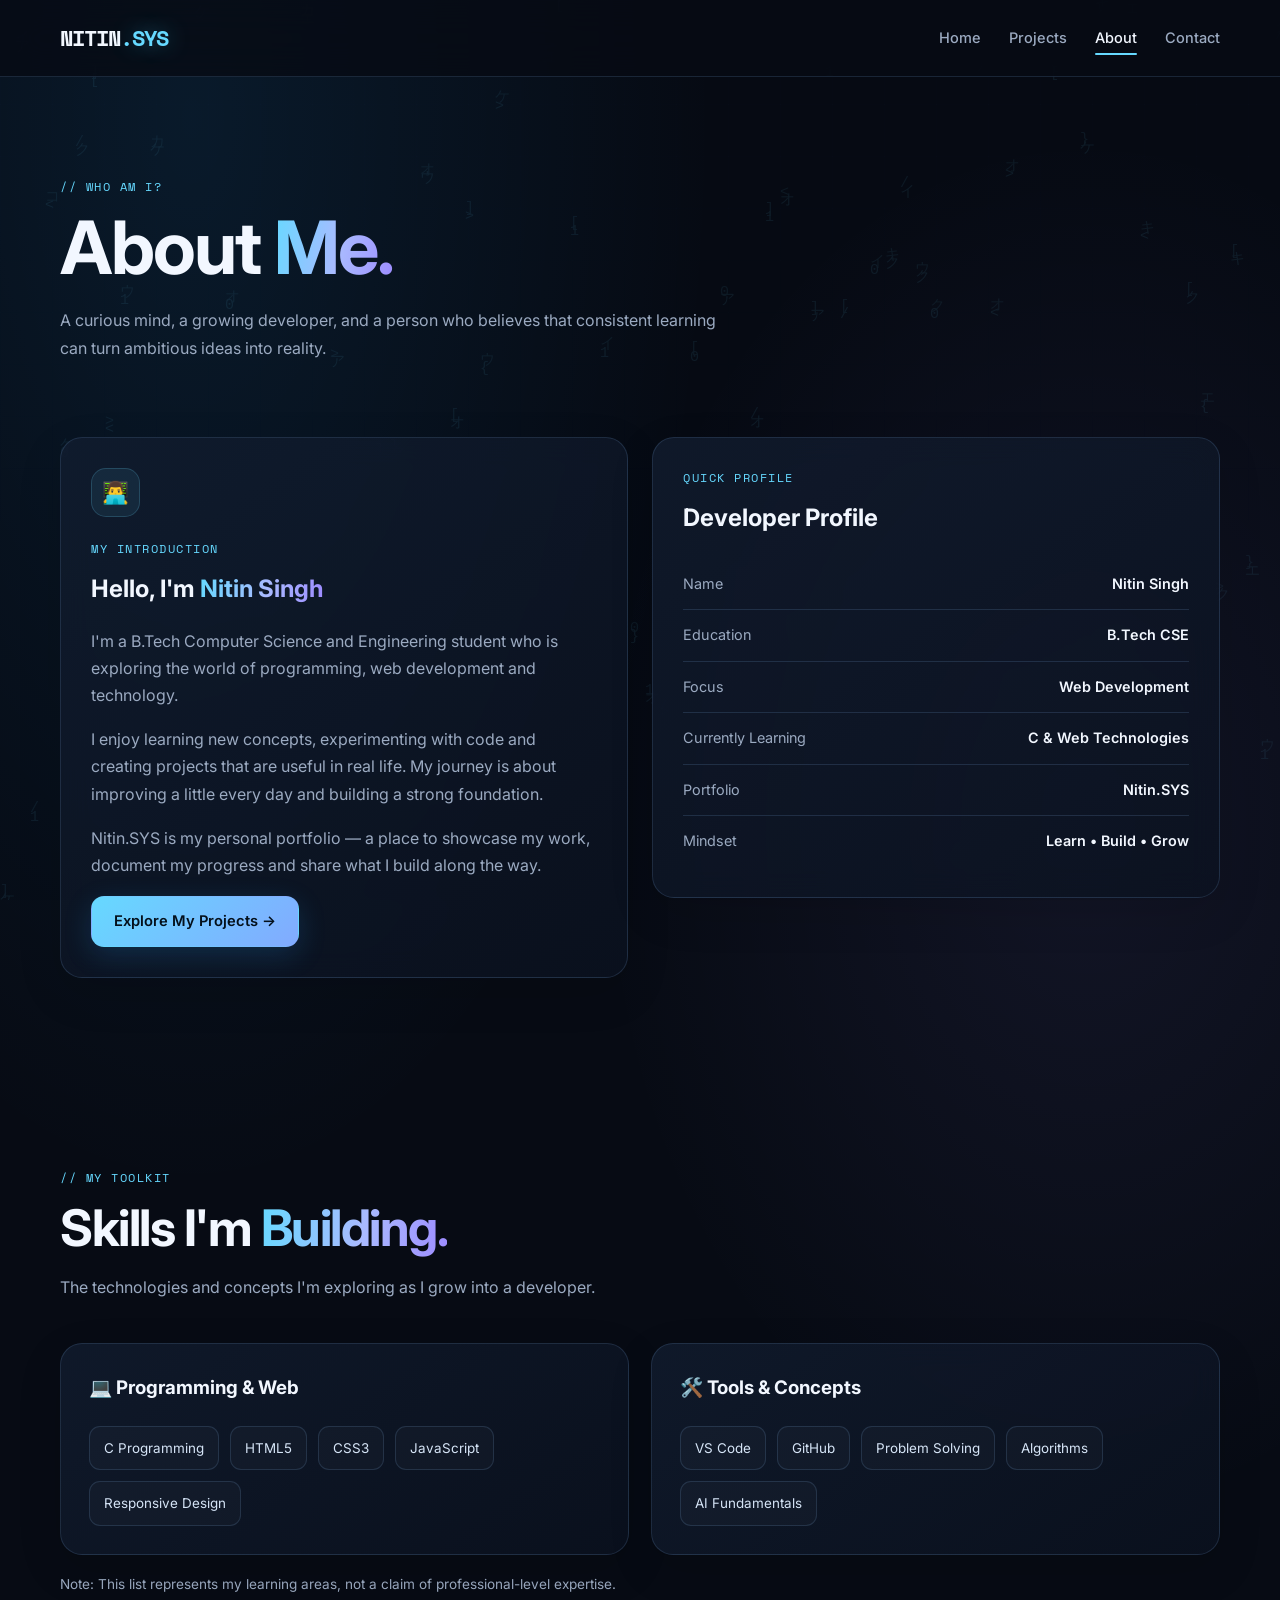
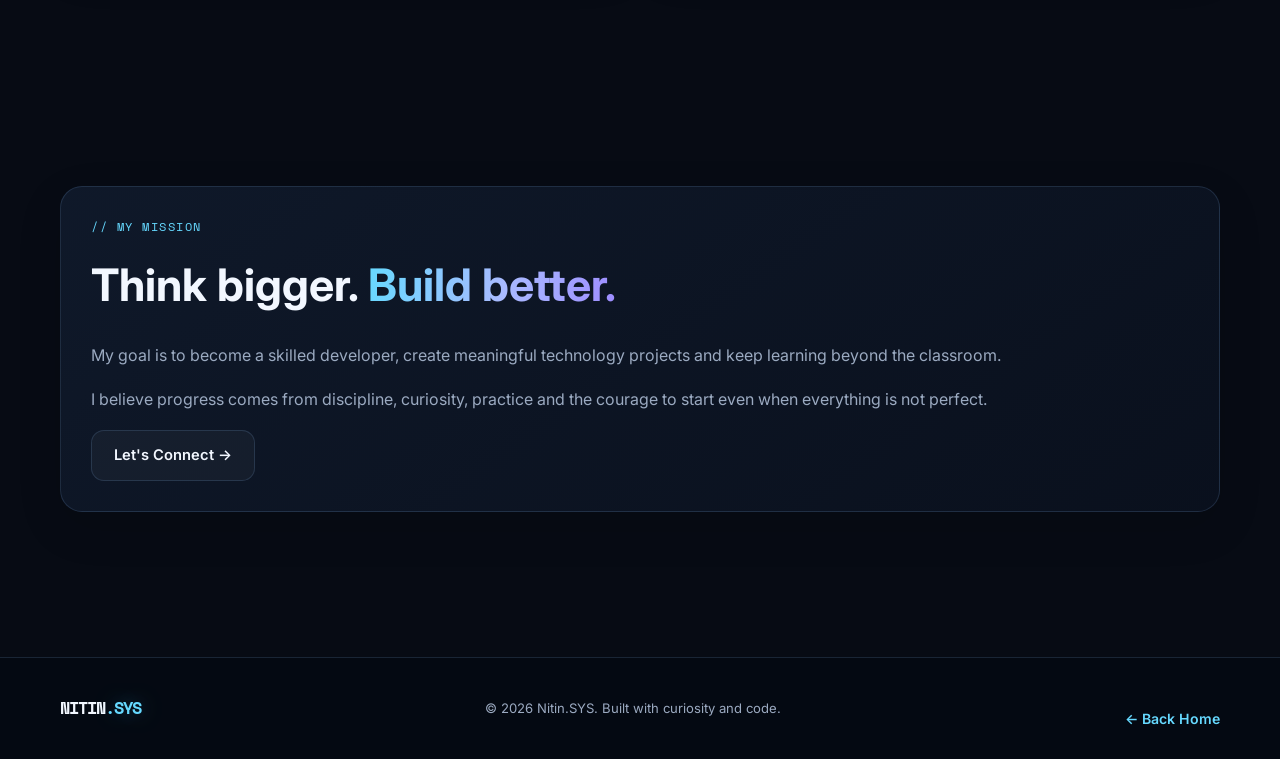
<file: about.html>
<!DOCTYPE html>
<html lang="en">
<head>
    <meta charset="UTF-8">
    <meta name="viewport" content="width=device-width, initial-scale=1">
    <meta name="theme-color" content="#070b14">
    <meta name="description" content="Learn more about Nitin Singh, the developer behind Nitin.SYS.">
    <title>About Me | Nitin.SYS</title>

    <link rel="stylesheet" href="style.css">
    <script src="script.js" defer></script>
</head>
<body>

    <canvas id="matrixCanvas" aria-hidden="true"></canvas>

    <!-- NAVIGATION -->
    <header class="navbar">
        <nav class="nav-inner" aria-label="Main navigation">
            <a class="logo" href="index.html">NITIN<span>.SYS</span></a>

            <button class="menu-toggle" type="button"
                    aria-label="Toggle navigation"
                    aria-expanded="false">☰</button>

            <ul class="nav-links">
                <li><a href="index.html">Home</a></li>
                <li><a href="projects.html">Projects</a></li>
                <li><a href="about.html" class="active">About</a></li>
                <li><a href="contact.html">Contact</a></li>
            </ul>
        </nav>
    </header>

    <main>
        <!-- PAGE INTRO -->
        <section class="page-hero">
            <div class="container">
                <span class="section-kicker">// WHO AM I?</span>

                <h1>About <span class="gradient-text">Me.</span></h1>

                <p>
                    A curious mind, a growing developer, and a person
                    who believes that consistent learning can turn
                    ambitious ideas into reality.
                </p>
            </div>
        </section>

        <!-- ABOUT CONTENT -->
        <section class="section" style="padding-top: 15px;">
            <div class="container about-layout">

                <article class="glass-card about-panel reveal">
                    <div class="card-icon">👨‍💻</div>

                    <span class="section-kicker">MY INTRODUCTION</span>

                    <h2 style="margin-bottom: 18px;">
                        Hello, I'm <span class="gradient-text">Nitin Singh</span>
                    </h2>

                    <p>
                        I'm a B.Tech Computer Science and Engineering
                        student who is exploring the world of programming,
                        web development and technology.
                    </p>

                    <p>
                        I enjoy learning new concepts, experimenting with
                        code and creating projects that are useful in
                        real life. My journey is about improving a little
                        every day and building a strong foundation.
                    </p>

                    <p>
                        Nitin.SYS is my personal portfolio — a place to
                        showcase my work, document my progress and share
                        what I build along the way.
                    </p>

                    <a href="projects.html" class="btn btn-primary">
                        Explore My Projects →
                    </a>
                </article>

                <article class="glass-card about-panel reveal">
                    <span class="section-kicker">QUICK PROFILE</span>

                    <h2 style="margin-bottom: 20px;">Developer Profile</h2>

                    <div class="info-row">
                        <span>Name</span>
                        <span>Nitin Singh</span>
                    </div>

                    <div class="info-row">
                        <span>Education</span>
                        <span>B.Tech CSE</span>
                    </div>

                    <div class="info-row">
                        <span>Focus</span>
                        <span>Web Development</span>
                    </div>

                    <div class="info-row">
                        <span>Currently Learning</span>
                        <span>C & Web Technologies</span>
                    </div>

                    <div class="info-row">
                        <span>Portfolio</span>
                        <span>Nitin.SYS</span>
                    </div>

                    <div class="info-row">
                        <span>Mindset</span>
                        <span>Learn • Build • Grow</span>
                    </div>
                </article>

            </div>
        </section>

        <!-- SKILLS -->
        <section class="section">
            <div class="container">

                <div class="section-heading reveal">
                    <span class="section-kicker">// MY TOOLKIT</span>
                    <h2>Skills I'm <span class="gradient-text">Building.</span></h2>
                    <p>
                        The technologies and concepts I'm exploring
                        as I grow into a developer.
                    </p>
                </div>

                <div class="skills-layout">

                    <article class="glass-card skills-panel reveal">
                        <h3>💻 Programming & Web</h3>

                        <div class="skill-list">
                            <span class="skill-chip">C Programming</span>
                            <span class="skill-chip">HTML5</span>
                            <span class="skill-chip">CSS3</span>
                            <span class="skill-chip">JavaScript</span>
                            <span class="skill-chip">Responsive Design</span>
                        </div>
                    </article>

                    <article class="glass-card skills-panel reveal">
                        <h3>🛠️ Tools & Concepts</h3>

                        <div class="skill-list">
                            <span class="skill-chip">VS Code</span>
                            <span class="skill-chip">GitHub</span>
                            <span class="skill-chip">Problem Solving</span>
                            <span class="skill-chip">Algorithms</span>
                            <span class="skill-chip">AI Fundamentals</span>
                        </div>
                    </article>

                </div>

                <p style="color: var(--muted); margin-top: 18px; font-size: 0.85rem;">
                    Note: This list represents my learning areas, not a
                    claim of professional-level expertise.
                </p>
            </div>
        </section>

        <!-- MISSION -->
        <section class="section">
            <div class="container">
                <article class="glass-card about-panel reveal">
                    <span class="section-kicker">// MY MISSION</span>

                    <h2 style="font-size: clamp(1.8rem, 4vw, 2.8rem); margin-bottom: 18px;">
                        Think bigger. <span class="gradient-text">Build better.</span>
                    </h2>

                    <p>
                        My goal is to become a skilled developer, create
                        meaningful technology projects and keep learning
                        beyond the classroom.
                    </p>

                    <p>
                        I believe progress comes from discipline,
                        curiosity, practice and the courage to start
                        even when everything is not perfect.
                    </p>

                    <a href="contact.html" class="btn btn-secondary">
                        Let's Connect →
                    </a>
                </article>
            </div>
        </section>
    </main>

    <!-- FOOTER -->
    <footer class="footer">
        <div class="container footer-inner">
            <a class="logo" href="index.html">NITIN<span>.SYS</span></a>

            <p>
                © <span data-current-year>2026</span> Nitin.SYS.
                Built with curiosity and code.
            </p>

            <a href="index.html" class="card-link">← Back Home</a>
        </div>
    </footer>

    <button class="back-to-top" type="button"
            aria-label="Back to top">↑</button>

</body>
</html>
</file>
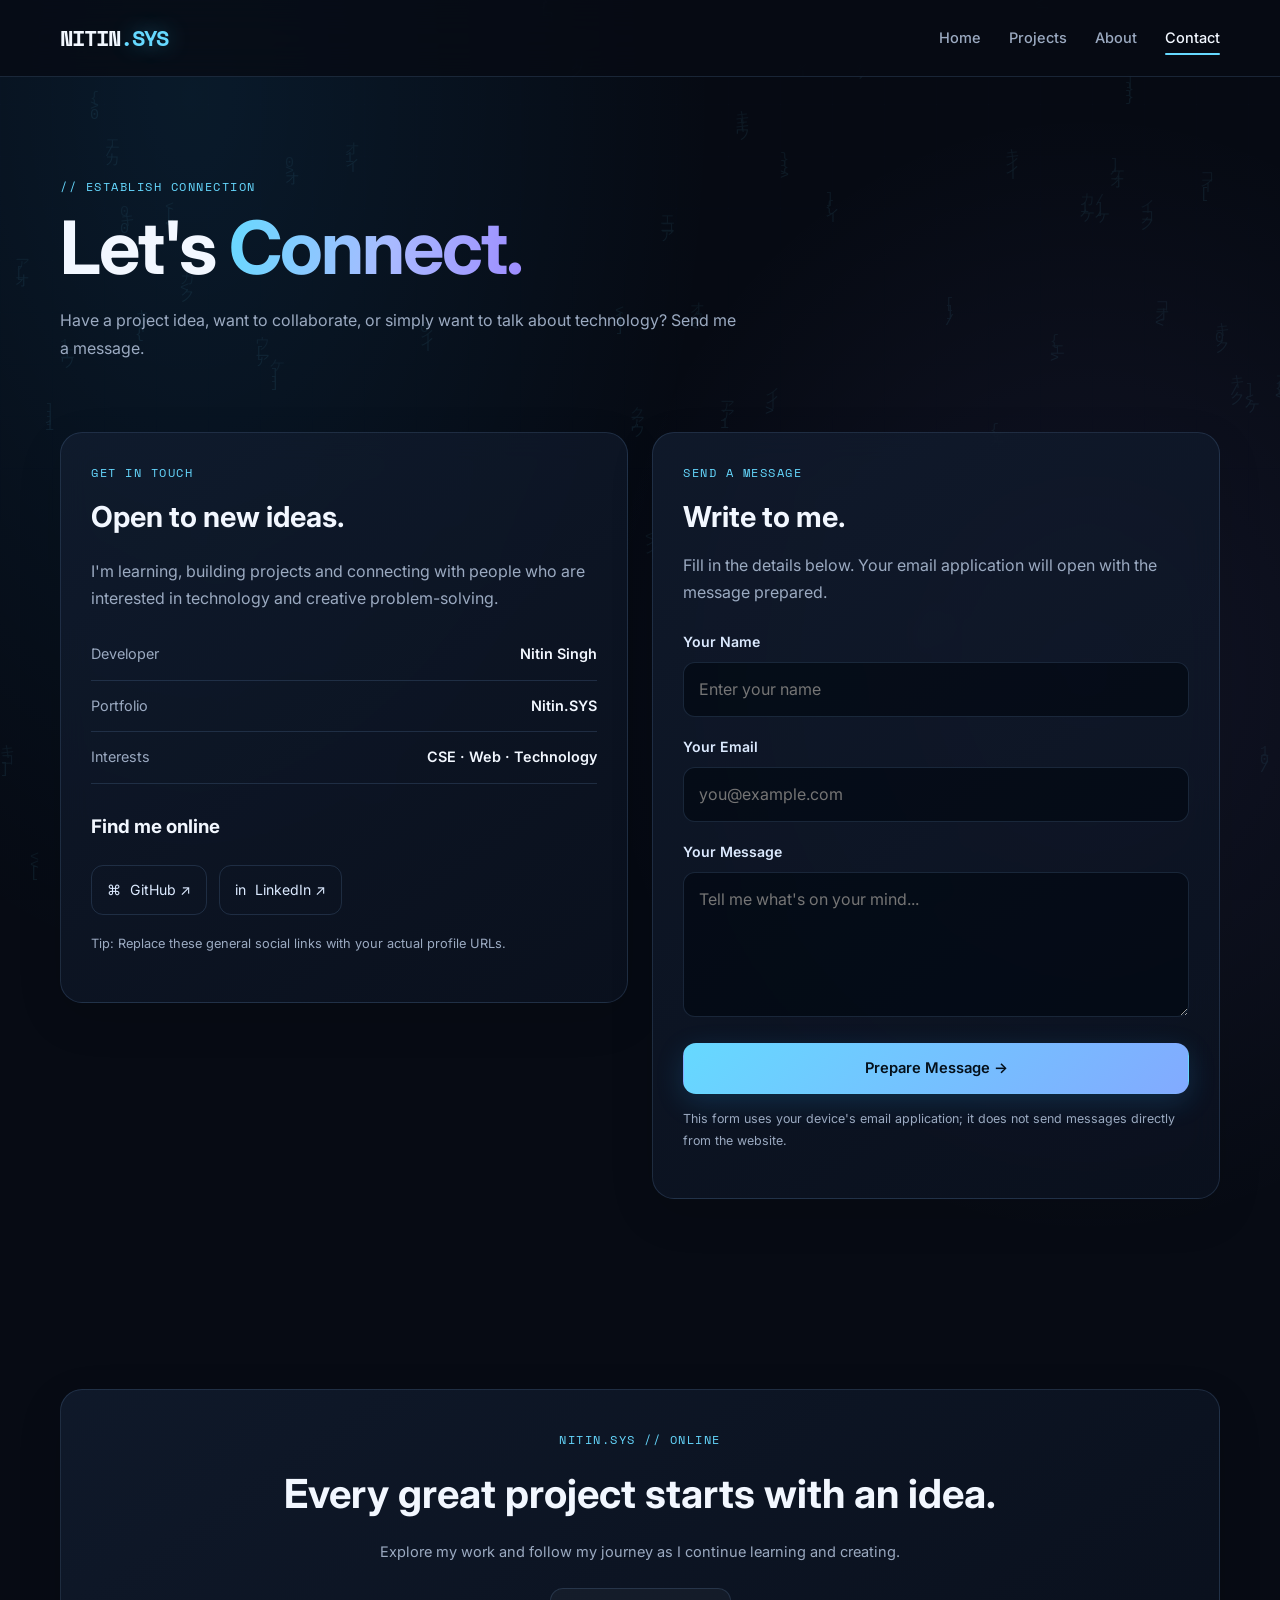
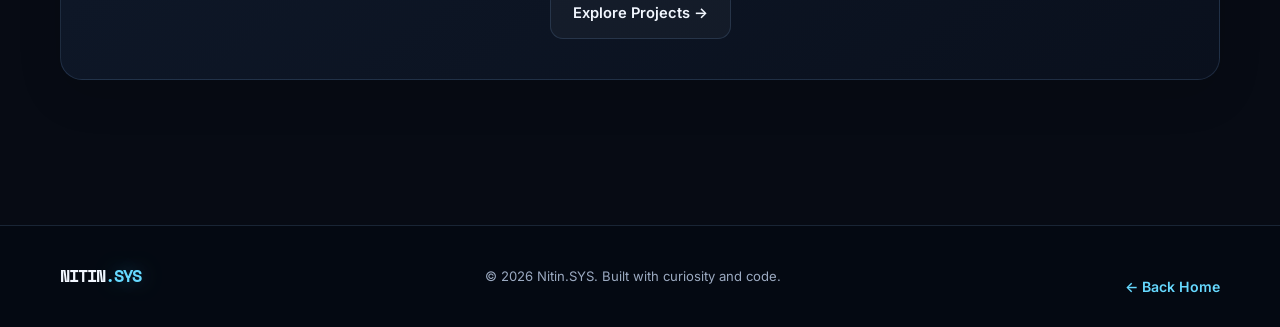
<file: contact.html>
<!DOCTYPE html>
<html lang="en">
<head>
    <meta charset="UTF-8">
    <meta name="viewport" content="width=device-width, initial-scale=1">
    <meta name="theme-color" content="#070b14">
    <meta name="description" content="Contact Nitin Singh through the Nitin.SYS developer portfolio.">

    <title>Contact | Nitin.SYS</title>

    <link rel="stylesheet" href="style.css">
    <script src="script.js" defer></script>
</head>
<body>

    <canvas id="matrixCanvas" aria-hidden="true"></canvas>

    <!-- NAVIGATION -->
    <header class="navbar">
        <nav class="nav-inner" aria-label="Main navigation">

            <a class="logo" href="index.html">
                NITIN<span>.SYS</span>
            </a>

            <button class="menu-toggle"
                    type="button"
                    aria-label="Toggle navigation"
                    aria-expanded="false">☰</button>

            <ul class="nav-links">
                <li><a href="index.html">Home</a></li>
                <li><a href="projects.html">Projects</a></li>
                <li><a href="about.html">About</a></li>
                <li><a href="contact.html" class="active">Contact</a></li>
            </ul>

        </nav>
    </header>

    <main>

        <!-- PAGE INTRO -->
        <section class="page-hero">
            <div class="container">

                <span class="section-kicker">// ESTABLISH CONNECTION</span>

                <h1>Let's <span class="gradient-text">Connect.</span></h1>

                <p>
                    Have a project idea, want to collaborate, or simply
                    want to talk about technology? Send me a message.
                </p>

            </div>
        </section>

        <!-- CONTACT CONTENT -->
        <section class="section" style="padding-top: 10px;">
            <div class="container about-layout">

                <!-- CONTACT DETAILS -->
                <article class="glass-card contact-panel reveal">

                    <span class="section-kicker">GET IN TOUCH</span>

                    <h2 style="font-size: 1.8rem; margin-bottom: 16px;">
                        Open to new ideas.
                    </h2>

                    <p>
                        I'm learning, building projects and connecting
                        with people who are interested in technology
                        and creative problem-solving.
                    </p>

                    <div class="info-row">
                        <span>Developer</span>
                        <span>Nitin Singh</span>
                    </div>

                    <div class="info-row">
                        <span>Portfolio</span>
                        <span>Nitin.SYS</span>
                    </div>

                    <div class="info-row">
                        <span>Interests</span>
                        <span>CSE · Web · Technology</span>
                    </div>

                    <h3 style="margin-top: 27px; margin-bottom: 13px;">
                        Find me online
                    </h3>

                    <div class="contact-links">

                        <!-- Replace # with your real profile links -->
                        <a class="contact-link"
                           href="https://github.com/"
                           target="_blank"
                           rel="noopener noreferrer">
                            <span>⌘</span> GitHub ↗
                        </a>

                        <a class="contact-link"
                           href="https://www.linkedin.com/"
                           target="_blank"
                           rel="noopener noreferrer">
                            <span>in</span> LinkedIn ↗
                        </a>

                    </div>

                    <p style="font-size: 0.8rem; margin-top: 18px;">
                        Tip: Replace these general social links with
                        your actual profile URLs.
                    </p>

                </article>

                <!-- CONTACT FORM -->
                <article class="glass-card contact-panel reveal">

                    <span class="section-kicker">SEND A MESSAGE</span>

                    <h2 style="font-size: 1.8rem; margin-bottom: 10px;">
                        Write to me.
                    </h2>

                    <p style="margin-bottom: 24px;">
                        Fill in the details below. Your email application
                        will open with the message prepared.
                    </p>

                    <form id="contactForm"
                          data-email="your-email@example.com">

                        <div class="form-group">
                            <label for="name">Your Name</label>
                            <input
                                type="text"
                                id="name"
                                name="name"
                                placeholder="Enter your name"
                                autocomplete="name"
                                required>
                        </div>

                        <div class="form-group">
                            <label for="email">Your Email</label>
                            <input
                                type="email"
                                id="email"
                                name="email"
                                placeholder="you@example.com"
                                autocomplete="email"
                                required>
                        </div>

                        <div class="form-group">
                            <label for="message">Your Message</label>
                            <textarea
                                id="message"
                                name="message"
                                placeholder="Tell me what's on your mind..."
                                required></textarea>
                        </div>

                        <button class="btn btn-primary"
                                type="submit"
                                style="width: 100%;">
                            Prepare Message →
                        </button>

                        <p style="font-size: 0.78rem; margin-top: 14px;">
                            This form uses your device's email application;
                            it does not send messages directly from the website.
                        </p>

                    </form>

                </article>

            </div>
        </section>

        <!-- CLOSING SECTION -->
        <section class="section">
            <div class="container">
                <div class="glass-card feature-card reveal"
                     style="text-align: center; padding: 40px 24px;">

                    <span class="section-kicker">NITIN.SYS // ONLINE</span>

                    <h2 style="font-size: clamp(1.7rem, 4vw, 2.5rem);">
                        Every great project starts with an idea.
                    </h2>

                    <p style="color: var(--muted); margin: 12px auto 23px; max-width: 560px;">
                        Explore my work and follow my journey as I
                        continue learning and creating.
                    </p>

                    <a href="projects.html" class="btn btn-secondary">
                        Explore Projects →
                    </a>

                </div>
            </div>
        </section>

    </main>

    <!-- FOOTER -->
    <footer class="footer">
        <div class="container footer-inner">

            <a class="logo" href="index.html">
                NITIN<span>.SYS</span>
            </a>

            <p>
                © <span data-current-year>2026</span>
                Nitin.SYS. Built with curiosity and code.
            </p>

            <a href="index.html" class="card-link">← Back Home</a>

        </div>
    </footer>

    <button class="back-to-top"
            type="button"
            aria-label="Back to top">↑</button>

</body>
</html>
</file>
<file: style.css>
/* =========================================
   NITIN.SYS — FUTURISTIC PROFESSIONAL
   PHOTO → EYE ZOOM → PORTFOLIO
   Clean • Glassmorphism • Neon Blue
========================================= */

@import url('https://fonts.googleapis.com/css2?family=Inter:wght@400;500;600;700;800&family=Space+Mono:wght@400;700&display=swap');

:root {
    --bg: #070b14;
    --bg-soft: #0b1220;
    --glass: rgba(17, 27, 46, 0.68);
    --glass-hover: rgba(23, 38, 62, 0.85);
    --blue: #66d9ff;
    --blue-bright: #26a9ff;
    --purple: #9d8cff;
    --text: #f2f7ff;
    --muted: #9baac1;
    --border: rgba(139, 192, 255, 0.15);
    --shadow: 0 20px 70px rgba(0, 0, 0, 0.28);
    --radius: 22px;
    --max-width: 1160px;
}

* {
    box-sizing: border-box;
    margin: 0;
    padding: 0;
}

html {
    scroll-behavior: smooth;
    scroll-padding-top: 90px;
}

body {
    min-height: 100vh;
    overflow-x: hidden;
    background:
        radial-gradient(ellipse at 15% 5%, rgba(38, 169, 255, 0.10), transparent 34%),
        radial-gradient(ellipse at 85% 35%, rgba(157, 140, 255, 0.08), transparent 32%),
        var(--bg);
    color: var(--text);
    font-family: 'Inter', sans-serif;
    line-height: 1.7;
    -webkit-font-smoothing: antialiased;
}

body::before {
    content: "";
    position: fixed;
    inset: 0;
    z-index: -1;
    pointer-events: none;
    opacity: 0.20;
    background-image:
        linear-gradient(rgba(120, 180, 255, 0.055) 1px, transparent 1px),
        linear-gradient(90deg, rgba(120, 180, 255, 0.055) 1px, transparent 1px);
    background-size: 52px 52px;
    mask-image: linear-gradient(to bottom, black, transparent 85%);
}

::selection {
    background: rgba(38, 169, 255, 0.35);
    color: white;
}

a {
    color: inherit;
    text-decoration: none;
}

button,
input,
textarea {
    font: inherit;
}

button,
a {
    -webkit-tap-highlight-color: transparent;
}

img,
video {
    display: block;
    max-width: 100%;
}

button {
    color: inherit;
}

.container {
    width: min(var(--max-width), calc(100% - 40px));
    margin-inline: auto;
}

/* NAVIGATION */

.navbar {
    position: sticky;
    top: 0;
    z-index: 1000;
    width: 100%;
    background: rgba(7, 11, 20, 0.78);
    backdrop-filter: blur(18px);
    -webkit-backdrop-filter: blur(18px);
    border-bottom: 1px solid var(--border);
}

.nav-inner {
    width: min(var(--max-width), calc(100% - 40px));
    min-height: 76px;
    margin: auto;
    display: flex;
    align-items: center;
    justify-content: space-between;
    gap: 24px;
}

.logo {
    font-family: 'Space Mono', monospace;
    font-size: 1.35rem;
    font-weight: 700;
    letter-spacing: -1px;
    white-space: nowrap;
}

.logo span {
    color: var(--blue);
    text-shadow: 0 0 22px rgba(102, 217, 255, 0.4);
}

.nav-links {
    display: flex;
    align-items: center;
    gap: 28px;
    list-style: none;
}

.nav-links a {
    position: relative;
    color: var(--muted);
    font-size: 0.91rem;
    font-weight: 500;
    transition: color 0.25s ease;
}

.nav-links a::after {
    content: "";
    position: absolute;
    left: 0;
    bottom: -8px;
    width: 0;
    height: 2px;
    border-radius: 10px;
    background: var(--blue);
    transition: width 0.25s ease;
}

.nav-links a:hover,
.nav-links a.active {
    color: var(--text);
}

.nav-links a:hover::after,
.nav-links a.active::after {
    width: 100%;
}

.menu-toggle {
    display: none;
    width: 44px;
    height: 44px;
    border: 1px solid var(--border);
    border-radius: 12px;
    background: var(--glass);
    cursor: pointer;
    font-size: 1.35rem;
}

/* COMMON BUTTONS */

.btn {
    min-height: 48px;
    display: inline-flex;
    justify-content: center;
    align-items: center;
    gap: 10px;
    padding: 12px 22px;
    border: 1px solid transparent;
    border-radius: 13px;
    font-weight: 600;
    font-size: 0.92rem;
    cursor: pointer;
    transition:
        transform 0.25s ease,
        box-shadow 0.25s ease,
        background 0.25s ease,
        border-color 0.25s ease;
}

.btn:hover {
    transform: translateY(-3px);
}

.btn-primary {
    color: #04101b;
    background: linear-gradient(135deg, var(--blue), #82aaff);
    box-shadow: 0 8px 28px rgba(38, 169, 255, 0.18);
}

.btn-primary:hover {
    box-shadow: 0 12px 35px rgba(38, 169, 255, 0.32);
}

.btn-secondary {
    color: var(--text);
    background: rgba(255, 255, 255, 0.035);
    border-color: var(--border);
}

.btn-secondary:hover {
    background: rgba(102, 217, 255, 0.08);
    border-color: rgba(102, 217, 255, 0.4);
}

/* HERO */

.hero {
    position: relative;
    min-height: 660px;
    display: flex;
    align-items: center;
    padding: 85px 0 100px;
    overflow: hidden;
}

.hero-grid {
    display: grid;
    grid-template-columns: minmax(0, 1.25fr) minmax(260px, 0.75fr);
    align-items: center;
    gap: 65px;
}

.eyebrow {
    display: inline-flex;
    align-items: center;
    gap: 9px;
    margin-bottom: 24px;
    padding: 8px 13px;
    border: 1px solid var(--border);
    border-radius: 100px;
    background: rgba(255, 255, 255, 0.035);
    color: var(--blue);
    font-family: 'Space Mono', monospace;
    font-size: 0.75rem;
    letter-spacing: 0.4px;
}

.status-dot {
    width: 7px;
    height: 7px;
    flex-shrink: 0;
    border-radius: 50%;
    background: #63e6a8;
    box-shadow: 0 0 12px rgba(99, 230, 168, 0.75);
    animation: statusPulse 2s infinite;
}

.hero h1 {
    max-width: 780px;
    font-size: clamp(2.7rem, 6vw, 5.4rem);
    line-height: 1.08;
    letter-spacing: -4px;
    font-weight: 800;
}

.gradient-text {
    color: transparent;
    background: linear-gradient(100deg, var(--blue), #a9baff 55%, var(--purple));
    background-clip: text;
    -webkit-background-clip: text;
}

.hero-description {
    max-width: 600px;
    margin: 24px 0 30px;
    color: var(--muted);
    font-size: 1.05rem;
    line-height: 1.9;
}

.hero-actions {
    display: flex;
    flex-wrap: wrap;
    gap: 13px;
}

.hero-meta {
    display: flex;
    flex-wrap: wrap;
    gap: 22px;
    margin-top: 35px;
    color: var(--muted);
    font-size: 0.82rem;
}

.hero-meta span {
    display: inline-flex;
    align-items: center;
    gap: 8px;
}

.hero-visual {
    position: relative;
    display: grid;
    place-items: center;
    min-height: 360px;
}

.orbit {
    position: absolute;
    width: 285px;
    height: 285px;
    border: 1px solid rgba(102, 217, 255, 0.20);
    border-radius: 50%;
    animation: orbitSpin 28s linear infinite;
}

.orbit::before,
.orbit::after {
    content: "";
    position: absolute;
    width: 10px;
    height: 10px;
    border-radius: 50%;
    background: var(--blue);
    box-shadow: 0 0 20px var(--blue);
}

.orbit::before {
    top: 35px;
    left: 27px;
}

.orbit::after {
    right: 20px;
    bottom: 60px;
    width: 6px;
    height: 6px;
    background: var(--purple);
    box-shadow: 0 0 16px var(--purple);
}

.profile-card {
    position: relative;
    z-index: 1;
    width: min(100%, 340px);
    padding: 29px;
    border: 1px solid rgba(139, 192, 255, 0.22);
    border-radius: 26px;
    background: linear-gradient(145deg, rgba(23, 38, 62, 0.8), rgba(10, 17, 30, 0.78));
    box-shadow: var(--shadow), inset 0 1px 0 rgba(255, 255, 255, 0.05);
    backdrop-filter: blur(16px);
    transform: rotate(-2deg);
    transition: transform 0.35s ease, border-color 0.35s ease;
}

.profile-card:hover {
    transform: rotate(0) translateY(-5px);
    border-color: rgba(102, 217, 255, 0.5);
}

.terminal-top {
    display: flex;
    align-items: center;
    justify-content: space-between;
    padding-bottom: 18px;
    margin-bottom: 20px;
    border-bottom: 1px solid var(--border);
}

.terminal-dots {
    display: flex;
    gap: 6px;
}

.terminal-dots span {
    width: 8px;
    height: 8px;
    border-radius: 50%;
    background: #61748d;
}

.terminal-dots span:first-child {
    background: #ff7777;
}

.terminal-dots span:nth-child(2) {
    background: #ffd166;
}

.terminal-dots span:nth-child(3) {
    background: #63e6a8;
}

.terminal-label {
    color: var(--muted);
    font: 0.68rem 'Space Mono', monospace;
}

.terminal-code {
    color: #b9c9df;
    font: 0.83rem/2 'Space Mono', monospace;
    overflow-wrap: anywhere;
}

.terminal-code .code-blue {
    color: var(--blue);
}

.terminal-code .code-purple {
    color: #b6a5ff;
}

.terminal-code .code-green {
    color: #70e8b1;
}

.terminal-footer {
    margin-top: 20px;
    padding-top: 15px;
    border-top: 1px solid var(--border);
    color: #70e8b1;
    font: 0.72rem 'Space Mono', monospace;
}

/* SECTION STYLING */

.section {
    padding: 95px 0;
}

.section-heading {
    max-width: 690px;
    margin-bottom: 42px;
}

.section-kicker {
    display: block;
    margin-bottom: 12px;
    color: var(--blue);
    font: 0.77rem 'Space Mono', monospace;
    letter-spacing: 1.5px;
    text-transform: uppercase;
}

.section-heading h2 {
    font-size: clamp(2rem, 4vw, 3.15rem);
    line-height: 1.2;
    letter-spacing: -1.5px;
}

.section-heading p {
    margin-top: 15px;
    color: var(--muted);
}

/* GLASS CARDS */

.glass-card {
    border: 1px solid var(--border);
    border-radius: var(--radius);
    background: linear-gradient(145deg, rgba(18, 29, 48, 0.78), rgba(11, 18, 32, 0.78));
    box-shadow: 0 15px 45px rgba(0, 0, 0, 0.12);
    backdrop-filter: blur(14px);
    -webkit-backdrop-filter: blur(14px);
    transition:
        transform 0.3s ease,
        border-color 0.3s ease,
        background 0.3s ease,
        box-shadow 0.3s ease;
}

.glass-card:hover {
    transform: translateY(-5px);
    border-color: rgba(102, 217, 255, 0.35);
    background: var(--glass-hover);
    box-shadow: 0 22px 55px rgba(0, 0, 0, 0.2);
}

.cards-grid {
    display: grid;
    grid-template-columns: repeat(3, minmax(0, 1fr));
    gap: 20px;
}

.feature-card {
    padding: 27px;
}

.card-icon {
    display: grid;
    place-items: center;
    width: 49px;
    height: 49px;
    margin-bottom: 22px;
    border: 1px solid rgba(102, 217, 255, 0.19);
    border-radius: 15px;
    background: rgba(102, 217, 255, 0.08);
    color: var(--blue);
    font-size: 1.35rem;
}

.feature-card h3 {
    margin-bottom: 10px;
    font-size: 1.12rem;
}

.feature-card p {
    color: var(--muted);
    font-size: 0.91rem;
}

.card-link {
    display: inline-flex;
    align-items: center;
    gap: 8px;
    margin-top: 21px;
    color: var(--blue);
    font-size: 0.88rem;
    font-weight: 600;
}

.card-link span {
    transition: transform 0.2s ease;
}

.card-link:hover span {
    transform: translateX(4px);
}

/* VIDEO SECTION */

.video-card {
    padding: 15px;
    overflow: hidden;
}

.video-frame {
    position: relative;
    overflow: hidden;
    border: 1px solid var(--border);
    border-radius: 16px;
    background: #03070d;
}

.video-frame video {
    width: 100%;
    max-height: 620px;
    aspect-ratio: 16 / 9;
    object-fit: contain;
    background: #03070d;
}

.video-caption {
    display: flex;
    justify-content: space-between;
    align-items: center;
    flex-wrap: wrap;
    gap: 14px;
    padding: 21px 9px 7px;
}

.video-caption h3 {
    font-size: 1.1rem;
}

.video-caption p {
    color: var(--muted);
    font-size: 0.86rem;
}

/* PROJECTS */

.project-card {
    overflow: hidden;
}

.project-preview {
    min-height: 150px;
    display: grid;
    place-items: center;
    border-bottom: 1px solid var(--border);
    background:
        radial-gradient(circle at 50% 40%, rgba(38, 169, 255, 0.17), transparent 60%),
        rgba(255, 255, 255, 0.015);
    color: var(--blue);
    font: 700 1.35rem 'Space Mono', monospace;
}

.project-body {
    padding: 24px;
}

.project-body h3 {
    margin-bottom: 9px;
    font-size: 1.12rem;
}

.project-body p {
    color: var(--muted);
    font-size: 0.9rem;
}

.tags {
    display: flex;
    flex-wrap: wrap;
    gap: 8px;
    margin-top: 18px;
}

.tag {
    padding: 5px 10px;
    border: 1px solid var(--border);
    border-radius: 8px;
    background: rgba(255, 255, 255, 0.025);
    color: #bfd0e6;
    font: 0.7rem 'Space Mono', monospace;
}

/* SKILLS */

.skills-layout {
    display: grid;
    grid-template-columns: 1fr 1fr;
    gap: 22px;
}

.skills-panel {
    padding: 28px;
}

.skills-panel h3 {
    margin-bottom: 22px;
}

.skill-list {
    display: flex;
    flex-wrap: wrap;
    gap: 11px;
}

.skill-chip {
    padding: 10px 14px;
    border: 1px solid var(--border);
    border-radius: 11px;
    background: rgba(255, 255, 255, 0.025);
    color: #d6e5f7;
    font-size: 0.84rem;
    transition: border-color 0.2s ease, color 0.2s ease;
}

.skill-chip:hover {
    border-color: rgba(102, 217, 255, 0.5);
    color: var(--blue);
}

/* ABOUT + CONTACT */

.about-layout {
    display: grid;
    grid-template-columns: 1fr 1fr;
    gap: 24px;
    align-items: start;
}

.about-panel,
.contact-panel {
    padding: 30px;
}

.about-panel p,
.contact-panel p {
    color: var(--muted);
    margin-bottom: 17px;
}

.info-row {
    display: flex;
    justify-content: space-between;
    gap: 16px;
    padding: 13px 0;
    border-bottom: 1px solid var(--border);
    font-size: 0.9rem;
}

.info-row:last-child {
    border-bottom: 0;
}

.info-row span:first-child {
    color: var(--muted);
}

.info-row span:last-child {
    text-align: right;
    font-weight: 600;
}

.contact-links {
    display: flex;
    flex-wrap: wrap;
    gap: 12px;
    margin-top: 23px;
}

.contact-link {
    display: inline-flex;
    align-items: center;
    gap: 9px;
    padding: 12px 15px;
    border: 1px solid var(--border);
    border-radius: 12px;
    color: #dceaff;
    font-size: 0.88rem;
    transition: border-color 0.2s ease, background 0.2s ease;
}

.contact-link:hover {
    border-color: rgba(102, 217, 255, 0.45);
    background: rgba(102, 217, 255, 0.07);
}

/* FORMS */

.form-group {
    margin-bottom: 18px;
}

.form-group label {
    display: block;
    margin-bottom: 8px;
    color: #dceaff;
    font-size: 0.88rem;
    font-weight: 600;
}

.form-group input,
.form-group textarea {
    width: 100%;
    padding: 13px 15px;
    border: 1px solid var(--border);
    border-radius: 12px;
    outline: none;
    background: rgba(3, 8, 17, 0.65);
    color: var(--text);
    transition: border-color 0.2s ease, box-shadow 0.2s ease;
}

.form-group input:focus,
.form-group textarea:focus {
    border-color: rgba(102, 217, 255, 0.6);
    box-shadow: 0 0 0 3px rgba(102, 217, 255, 0.08);
}

.form-group textarea {
    min-height: 145px;
    resize: vertical;
}

/* PHOTO INTRO — PHOTO FIRST, THEN EYE ZOOM */

.intro-screen {
    position: fixed;
    inset: 0;
    z-index: 3000;
    display: grid;
    place-items: center;
    overflow: hidden;
    padding: 24px;
    background: #050810;
    opacity: 1;
    visibility: visible;
    transition: opacity 0.8s ease, visibility 0.8s ease;
}

.intro-screen::before {
    content: "";
    position: absolute;
    inset: 0;
    background:
        linear-gradient(135deg, rgba(3, 7, 15, 0.48), rgba(3, 10, 23, 0.78)),
        url("hacker-background.png") center / cover no-repeat;
    animation: introBackground 12s ease-in-out infinite alternate;
}

.intro-screen::after {
    content: "";
    position: absolute;
    inset: 0;
    pointer-events: none;
    background: radial-gradient(circle, transparent 15%, rgba(0, 0, 0, 0.72) 100%);
}

.intro-screen.hidden {
    opacity: 0;
    visibility: hidden;
    pointer-events: none;
}

.intro-content {
    position: relative;
    z-index: 2;
    width: min(100%, 620px);
    display: flex;
    flex-direction: column;
    align-items: center;
    text-align: center;
    padding: 25px;
}

/* PHOTO FRAME */

.intro-photo-wrap {
    position: relative;
    width: min(340px, 76vw);
    aspect-ratio: 1;
    display: grid;
    place-items: center;
    animation: photoAppear 1.2s ease both;
    will-change: transform, opacity;
}

.intro-photo-ring {
    position: absolute;
    inset: 0;
    border: 2px solid var(--blue);
    border-radius: 50%;
    box-shadow:
        0 0 25px rgba(102, 217, 255, 0.65),
        0 0 70px rgba(38, 169, 255, 0.25);
    animation: photoRingSpin 12s linear infinite;
}

.intro-photo-ring::before,
.intro-photo-ring::after {
    content: "";
    position: absolute;
    inset: 13px;
    border: 1px dashed rgba(102, 217, 255, 0.65);
    border-radius: 50%;
}

.intro-photo-ring::after {
    inset: 26px;
    border-style: solid;
    border-color: rgba(157, 140, 255, 0.28);
}

.intro-photo {
    position: relative;
    width: 88%;
    height: 88%;
    overflow: hidden;
    border: 4px solid #101d32;
    border-radius: 50%;
    background: #050810;
    box-shadow: 0 0 35px rgba(38, 169, 255, 0.32);
}

.intro-photo img {
    display: block;
    width: 100%;
    height: 100%;
    object-fit: cover;
    object-position: center 35%;
    transform: scale(1);
    transform-origin: 50% 35%;
    filter: contrast(1.08) saturate(1.1);
    will-change: transform;
}

/* SCANNING LIGHT */

.intro-scan {
    position: absolute;
    inset: 0;
    pointer-events: none;
    border-radius: 50%;
    background: linear-gradient(
        to bottom,
        transparent 43%,
        rgba(102, 217, 255, 0.55) 50%,
        transparent 57%
    );
    animation: scanFace 2.5s linear infinite;
}

/* INTRO TEXT */

.intro-label {
    margin-top: 27px;
    color: var(--blue);
    font: 0.76rem 'Space Mono', monospace;
    letter-spacing: 2px;
}

.intro-content h1 {
    margin: 10px 0;
    font: 700 clamp(2.1rem, 7vw, 4.1rem)/1.12 'Space Mono', monospace;
    letter-spacing: -2px;
    color: white;
    text-shadow: 0 0 25px rgba(102, 217, 255, 0.25);
}

.intro-content p {
    color: #c1cee0;
    font-size: 0.9rem;
    letter-spacing: 2px;
}

.intro-loading {
    width: min(260px, 75vw);
    height: 3px;
    margin-top: 23px;
    overflow: hidden;
    background: rgba(102, 217, 255, 0.15);
}

.intro-loading span {
    display: block;
    width: 35%;
    height: 100%;
    background: var(--blue);
    box-shadow: 0 0 14px var(--blue);
    animation: introLoading 1.8s ease-in-out infinite;
}

.intro-hint {
    display: block;
    margin-top: 17px;
    color: #9baac1;
    font: 0.68rem 'Space Mono', monospace;
    letter-spacing: 1px;
}

/* THE EYE ZOOM */

.intro-screen.zooming .intro-photo-wrap {
    animation: eyeZoom 2.8s cubic-bezier(0.72, 0, 0.18, 1) forwards;
}

.intro-screen.zooming .intro-photo img {
    animation: eyeImageZoom 2.8s cubic-bezier(0.72, 0, 0.18, 1) forwards;
}

.intro-screen.zooming .intro-photo-ring,
.intro-screen.zooming .intro-scan {
    opacity: 0;
    transition: opacity 0.3s ease;
}

.intro-screen.zooming .intro-label,
.intro-screen.zooming .intro-content h1,
.intro-screen.zooming .intro-content p,
.intro-screen.zooming .intro-loading,
.intro-screen.zooming .intro-hint {
    opacity: 0;
    transition: opacity 0.35s ease;
}

/* MATRIX CANVAS */

#matrixCanvas {
    position: fixed;
    inset: 0;
    z-index: 0;
    width: 100%;
    height: 100%;
    opacity: 0.075;
    pointer-events: none;
}

.navbar,
main,
footer,
.back-to-top {
    position: relative;
    z-index: 1;
}

/* PAGE HEADERS */

.page-hero {
    padding: 100px 0 60px;
}

.page-hero h1 {
    margin-bottom: 18px;
    font-size: clamp(2.5rem, 6vw, 4.6rem);
    line-height: 1.12;
    letter-spacing: -2px;
}

.page-hero p {
    max-width: 680px;
    color: var(--muted);
}

/* FOOTER */

.footer {
    margin-top: 50px;
    padding: 28px 0;
    border-top: 1px solid var(--border);
    background: rgba(4, 8, 16, 0.45);
}

.footer-inner {
    display: flex;
    justify-content: space-between;
    align-items: center;
    flex-wrap: wrap;
    gap: 15px;
}

.footer p {
    color: var(--muted);
    font-size: 0.82rem;
}

.footer .logo {
    font-size: 1.05rem;
}

/* BACK TO TOP */

.back-to-top {
    position: fixed;
    right: 22px;
    bottom: 22px;
    z-index: 900;
    display: grid;
    place-items: center;
    width: 46px;
    height: 46px;
    border: 1px solid var(--border);
    border-radius: 14px;
    background: rgba(12, 22, 38, 0.9);
    color: var(--blue);
    box-shadow: var(--shadow);
    cursor: pointer;
    opacity: 0;
    visibility: hidden;
    transform: translateY(10px);
    transition: 0.25s ease;
}

.back-to-top.visible {
    opacity: 1;
    visibility: visible;
    transform: translateY(0);
}

.back-to-top:hover {
    border-color: var(--blue);
}

/* REVEAL ANIMATIONS */

.reveal {
    opacity: 0;
    transform: translateY(22px);
    transition: opacity 0.65s ease, transform 0.65s ease;
}

.reveal.visible {
    opacity: 1;
    transform: translateY(0);
}

@keyframes orbitSpin {
    to { transform: rotate(360deg); }
}

@keyframes statusPulse {
    0%, 100% { opacity: 1; }
    50% { opacity: 0.45; }
}

@keyframes photoAppear {
    from { opacity: 0; transform: scale(0.65); }
    to { opacity: 1; transform: scale(1); }
}

@keyframes photoRingSpin {
    to { transform: rotate(360deg); }
}

@keyframes scanFace {
    from { transform: translateY(-100%); }
    to { transform: translateY(100%); }
}

@keyframes introLoading {
    0% { transform: translateX(-150%); }
    100% { transform: translateX(350%); }
}

@keyframes introBackground {
    from { transform: scale(1); }
    to { transform: scale(1.12); }
}

/*
  IMPORTANT:
  Eye position is currently set near 50% horizontal
  and 35% vertical. If your eye appears higher/lower,
  adjust the 35% values below.
*/

@keyframes eyeZoom {
    0% {
        transform: scale(1);
        opacity: 1;
    }
    30% {
        transform: scale(1.7);
        opacity: 1;
    }
    65% {
        transform: scale(5);
        opacity: 1;
    }
    100% {
        transform: scale(15);
        opacity: 0;
    }
}

@keyframes eyeImageZoom {
    0% {
        transform: scale(1);
        transform-origin: 50% 35%;
    }
    35% {
        transform: scale(2.2);
        transform-origin: 50% 35%;
    }
    70% {
        transform: scale(5.5);
        transform-origin: 50% 35%;
    }
    100% {
        transform: scale(10);
        transform-origin: 50% 35%;
    }
}

/* RESPONSIVE */

@media (max-width: 900px) {
    .hero-grid {
        grid-template-columns: 1fr;
        gap: 30px;
    }

    .hero {
        min-height: auto;
        padding: 80px 0 60px;
    }

    .hero-visual {
        min-height: 330px;
    }

    .cards-grid {
        grid-template-columns: repeat(2, minmax(0, 1fr));
    }

    .nav-links {
        gap: 17px;
    }
}

@media (max-width: 680px) {
    .container,
    .nav-inner {
        width: min(100% - 28px, var(--max-width));
    }

    .nav-inner {
        min-height: 68px;
    }

    .logo {
        font-size: 1.15rem;
    }

    .menu-toggle {
        display: grid;
        place-items: center;
    }

    .nav-links {
        position: absolute;
        top: calc(100% + 1px);
        left: 0;
        right: 0;
        display: none;
        align-items: stretch;
        gap: 0;
        padding: 10px 14px 16px;
        border-bottom: 1px solid var(--border);
        background: rgba(7, 11, 20, 0.97);
        backdrop-filter: blur(18px);
    }

    .nav-links.open {
        display: flex;
        flex-direction: column;
    }

    .nav-links li a {
        display: block;
        padding: 12px 8px;
    }

    .nav-links a::after {
        display: none;
    }

    .hero {
        padding: 65px 0 45px;
    }

    .hero h1 {
        font-size: clamp(2.5rem, 12vw, 4rem);
        letter-spacing: -2.5px;
    }

    .hero-description {
        font-size: 0.97rem;
    }

    .hero-meta {
        gap: 13px;
    }

    .hero-visual {
        min-height: 305px;
    }

    .orbit {
        width: 245px;
        height: 245px;
    }

    .profile-card {
        width: min(100%, 315px);
        padding: 23px;
    }

    .section {
        padding: 66px 0;
    }

    .section-heading {
        margin-bottom: 28px;
    }

    .cards-grid,
    .skills-layout,
    .about-layout {
        grid-template-columns: 1fr;
    }

    .feature-card {
        padding: 23px;
    }

    .video-card {
        padding: 9px;
    }

    .video-caption {
        padding: 17px 5px 5px;
    }

    .about-panel,
    .contact-panel,
    .skills-panel {
        padding: 22px;
    }

    .page-hero {
        padding: 70px 0 35px;
    }

    .footer-inner {
        align-items: flex-start;
        flex-direction: column;
    }

    .intro-content {
        padding: 20px 12px;
    }

    .intro-photo-wrap {
        width: min(290px, 75vw);
    }

    .intro-content h1 {
        letter-spacing: -1.5px;
    }
}

@media (max-width: 380px) {
    .container,
    .nav-inner {
        width: calc(100% - 22px);
    }

    .hero-actions {
        flex-direction: column;
    }

    .hero-actions .btn {
        width: 100%;
    }

    .terminal-code {
        font-size: 0.73rem;
    }
}

/* ACCESSIBILITY: REDUCE MOTION */

@media (prefers-reduced-motion: reduce) {
    .reveal {
        opacity: 1;
        transform: none;
    }
}
</file>
